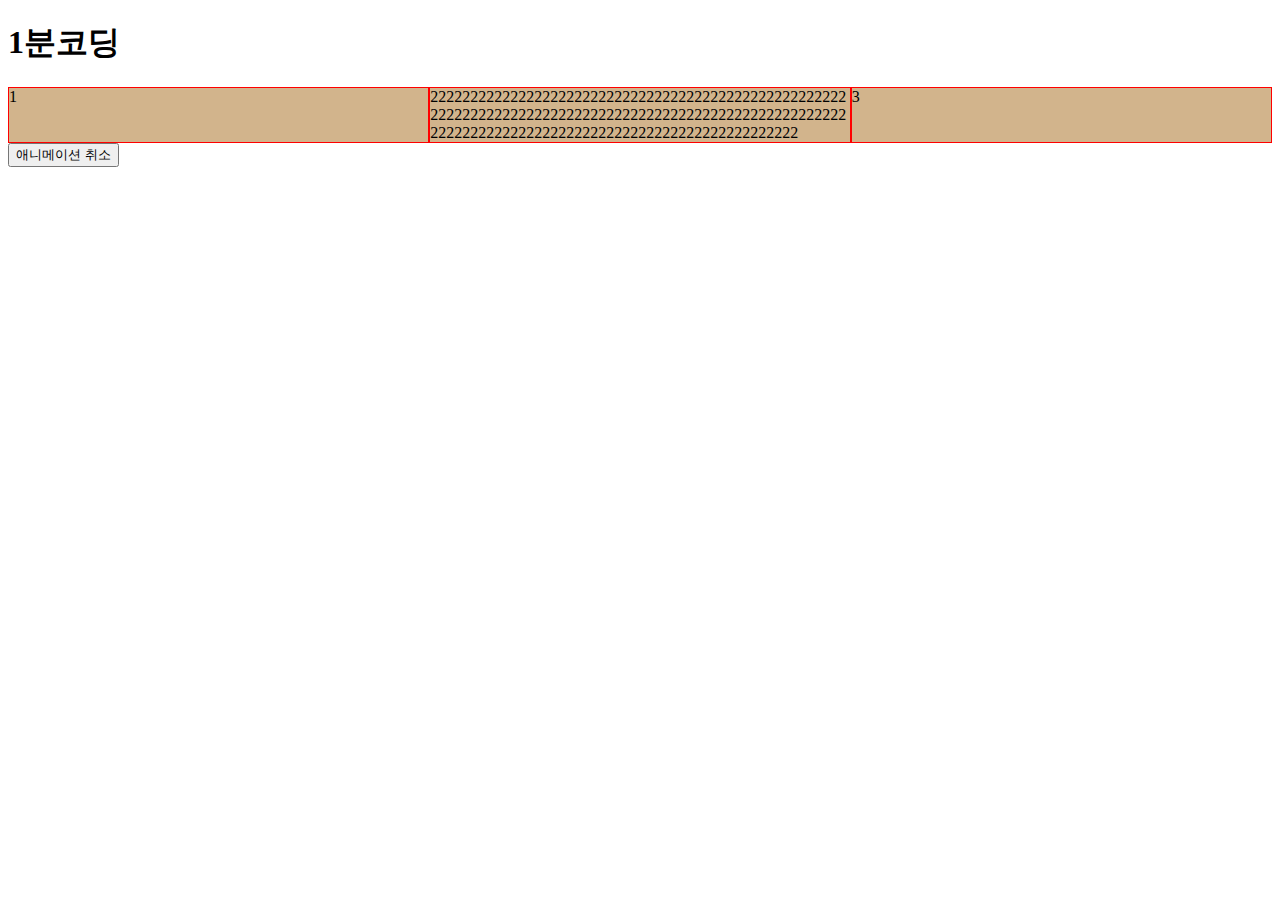
<file: index.html>
<!DOCTYPE html>
<html lang="en">
<head>
  <meta charset="UTF-8">
  <meta http-equiv="X-UA-Compatible" content="IE=edge">
  <meta name="viewport" content="width=device-width, initial-scale=1.0">
  <title>Document</title>
</head>
<body>
  <h1>1분코딩</h1>
  <div class="flex">
    <div>1</div>
    <div>222222222222222222222222222222222222222222222222222222222222222222222222222222222222222222222222222222222222222222222222222222222222222222222222222222</div>
    <div>3</div>
  </div>
  <style>
    .flex {
      display: flex;
      justify-content: space-around;
      width: 100%;
      background: #000;
    }
    .flex > div {
      background: tan;
      flex: 1;
      border: 1px solid red;
      word-break: break-all;
    }
  </style>

	<button onclick="stopSample();">애니메이션 취소</button>
	<script>
		function Card(num, color) {
			this.num = num;
			this.color = color;
		}
		Card.prototype.width = '100px';
		Card.prototype.height = '150px';
		Card.prototype.init = function() {
			const cardElem = document.createElement('div');
			cardElem.classList.add('card');
			cardElem.style.width = this.width;
			cardElem.style.height = this.height;
			cardElem.style.background = this.color;
			cardElem.textContent = this.num;
			document.body.appendChild(cardElem);
		}

		const blueCard = new Card(10, 'blue');
		const redCard = new Card(3, 'red');

		let timeOut;
		function sample() {
			console.log('#ani');
			timeOut = requestAnimationFrame(sample);
		}
		sample();
		function stopSample() {
			cancelAnimationFrame(timeOut)
		}
	</script>
</body>
</html>
</file>
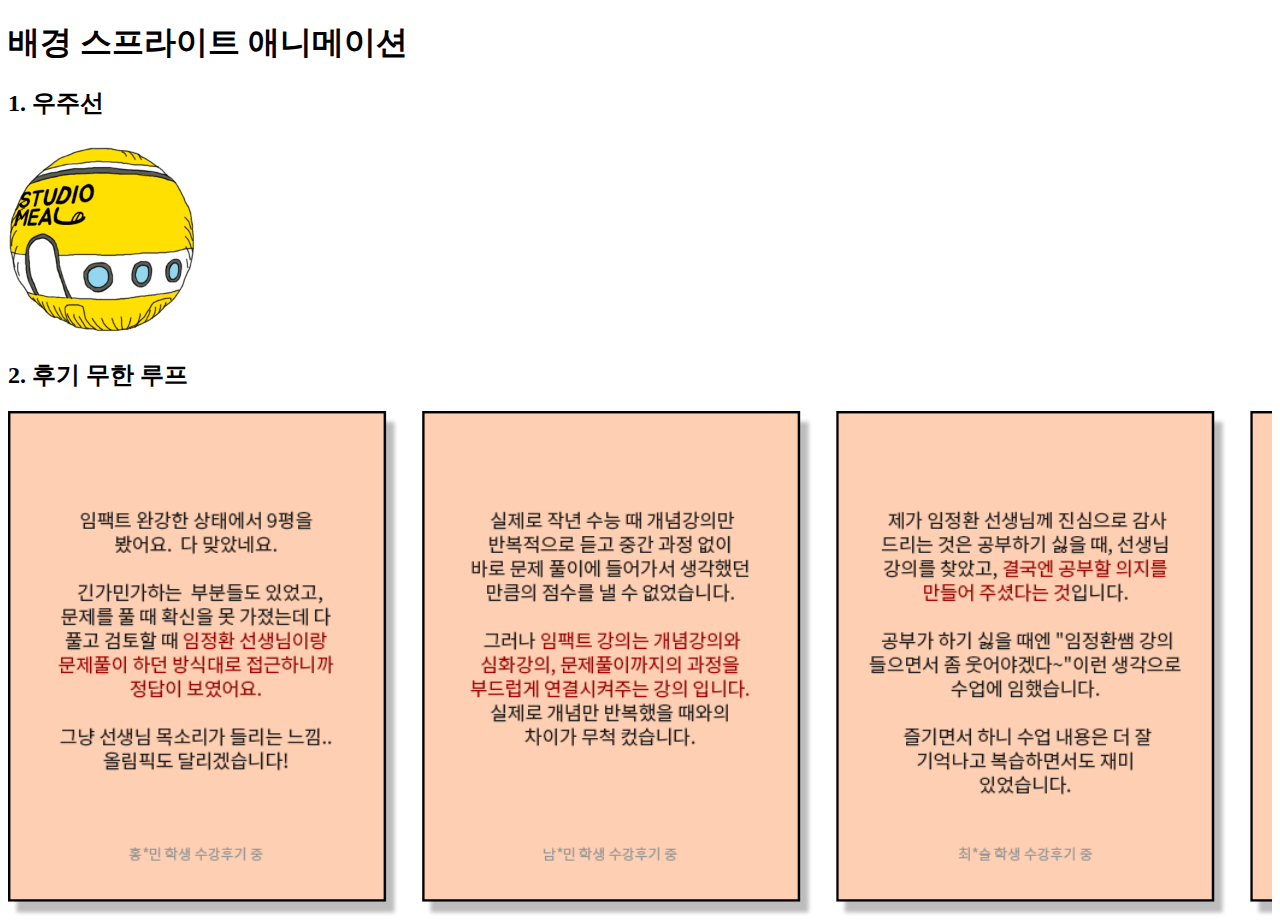
<file: 01_bg_ani/index.html>
<!DOCTYPE html>
<html lang="en">
<head>
  <meta charset="UTF-8">
  <meta http-equiv="X-UA-Compatible" content="IE=edge">
  <meta name="viewport" content="width=device-width, initial-scale=1.0">
  <title>배경 스프라이트 애니메이션</title>
</head>
<body>
  <h1>배경 스프라이트 애니메이션</h1>
  <h2>1. 우주선</h2>
  <div class="ship"></div>
  <style>
    @keyframes ship_ani {
      0% {
        background-position: left top;
      }
      100% {
        background-position: right top;
      }
    }
    .ship {
      width: 200px;
      height: 200px;
      background-image: url(./images/sprite_spaceship.png);
      background-size: 3400px;
      background-position: 0% top;
      animation: ship_ani 3s steps(16) infinite;
    }
  </style>

  <h2>2. 후기 무한 루프</h2>
  <div class="review"></div>
  <style>
    @keyframes review_ani {
      0% {
        background-position: 0 top;
      }
      100% {
        background-position: 151.3% top;
      }
    }
    .review {
      width: 100%;
      padding-bottom: 40%;
      background-image: url(./images/review_list.png);
      background-size: auto 100%;
      background-position: 0 top;
      background-repeat: repeat-x;
      animation: review_ani 10s linear infinite;
      
    }
  </style>
</body>
</html>
</file>
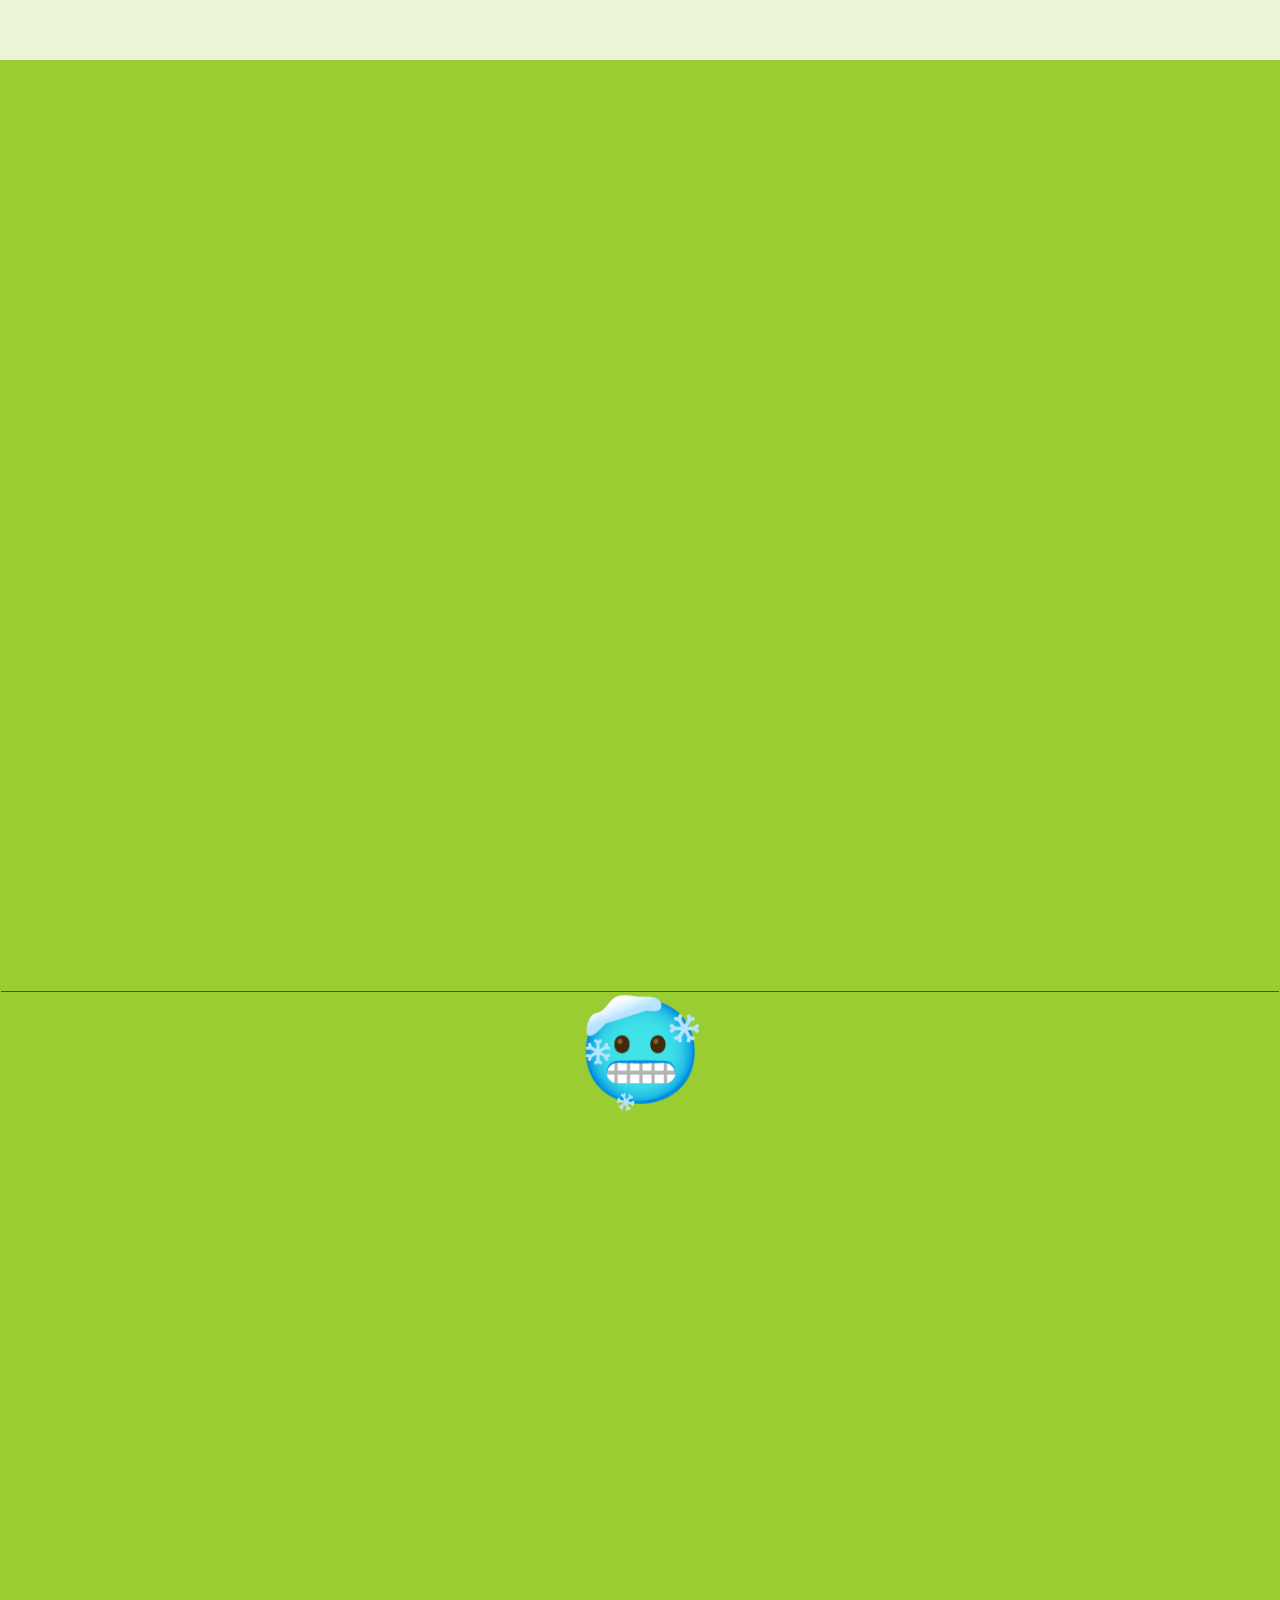
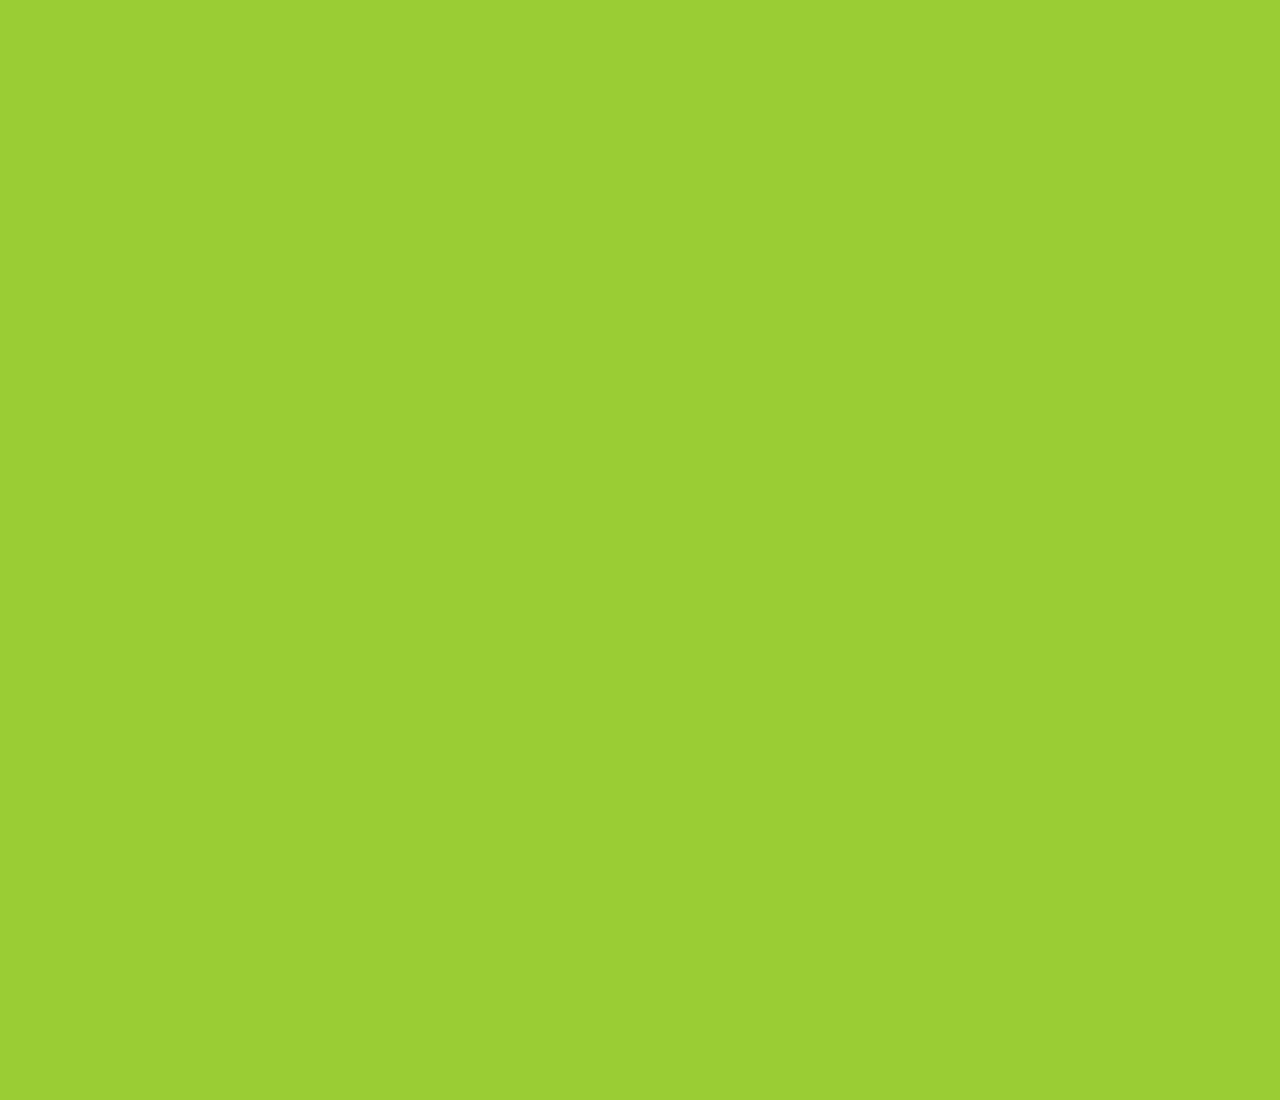
<file: 03_scroll/index.html>
<!DOCTYPE html>
<html lang="en">
<head>
  <meta charset="UTF-8">
  <meta http-equiv="X-UA-Compatible" content="IE=edge">
  <meta name="viewport" content="width=device-width, initial-scale=1.0">
  <title>Document</title>
</head>
<body>
  <style>
    body {
      margin: 0;
      padding: 0;
    }
    .scroll-info {
      width: 100vw;
      height: 60px;
      background: rgba(255, 255, 255, .8);
      position: fixed;
      left: 0;
      top: 0;
    }
    .container {
      width: 100vw;
      height: 300vh;
      background: yellowgreen;
      font-size: 102px;
      border: 1px solid yellowgreen;
      box-sizing: border-box;
    }
    .container .object {
      margin-top: 110vh;
      text-align: center;
      border-top: 1px solid red;
      transition: all 0.3s;
    }
    .container .object.on {
      transform: scale(2) translateY(10vh);
    }
  </style>
  <div class="scroll-info js-scroll-info"></div>
  <div class="container">
    <div class="object js-target">🥶</div>
  </div>

  <script>
    let onFlag = false;
    const targetElem = document.querySelector('.js-target');
    const scrollInfoElem = document.querySelector('.js-scroll-info');
    document.addEventListener('scroll', function() {
      const targetClientRect = targetElem.getBoundingClientRect();
      const targetTop = targetClientRect.top;
      console.log('targetTop', targetTop);
      // const scroll = document.documentElement.scrollTop;
      // scrollInfoElem.textContent = scroll;
      if(!onFlag && targetTop < window.innerHeight * 0.3) {
        targetElem.classList.add('on');
        onFlag = true;
      }
      else if(onFlag && targetTop > window.innerHeight * 0.3) {
        targetElem.classList.remove('on');
        onFlag = false;
      }
    });
    console.log('targetElem.getBoundingClientRect().top', targetElem.getBoundingClientRect().top);
  </script>
</body>
</html>
</file>
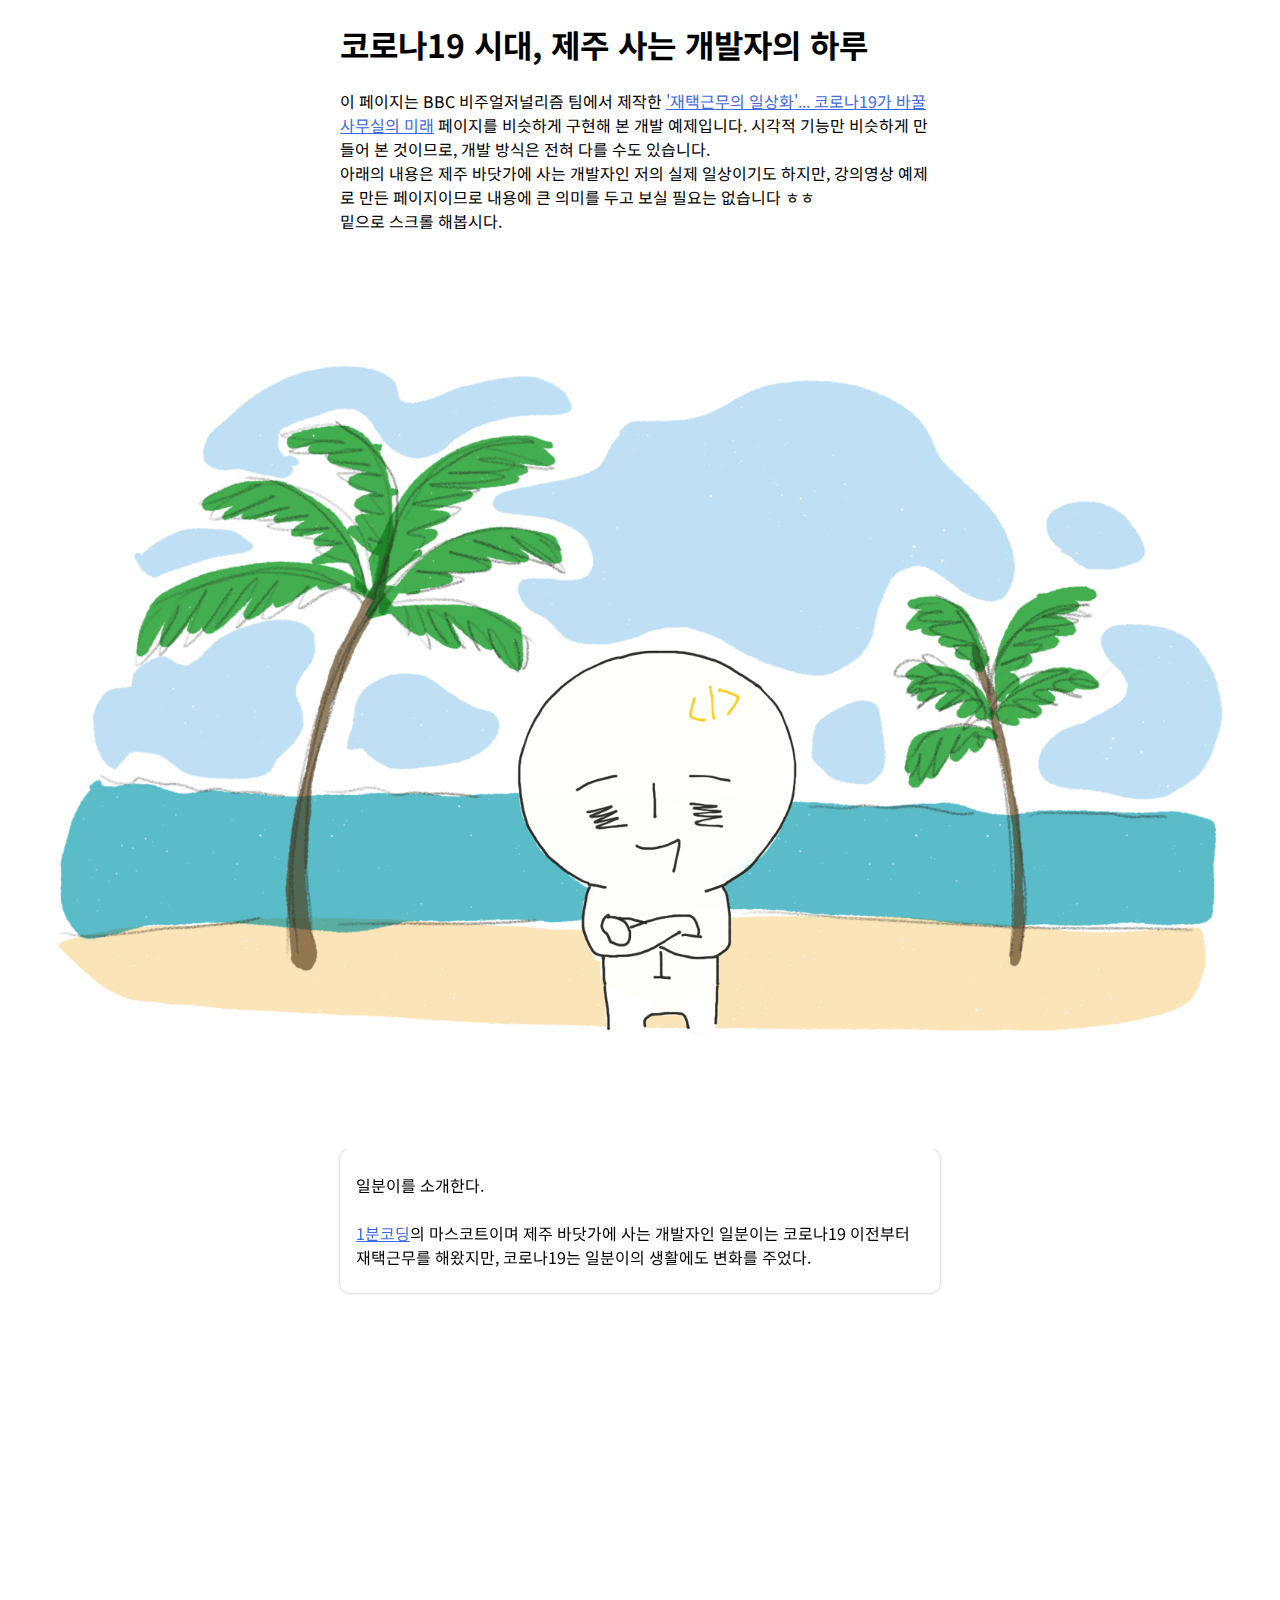
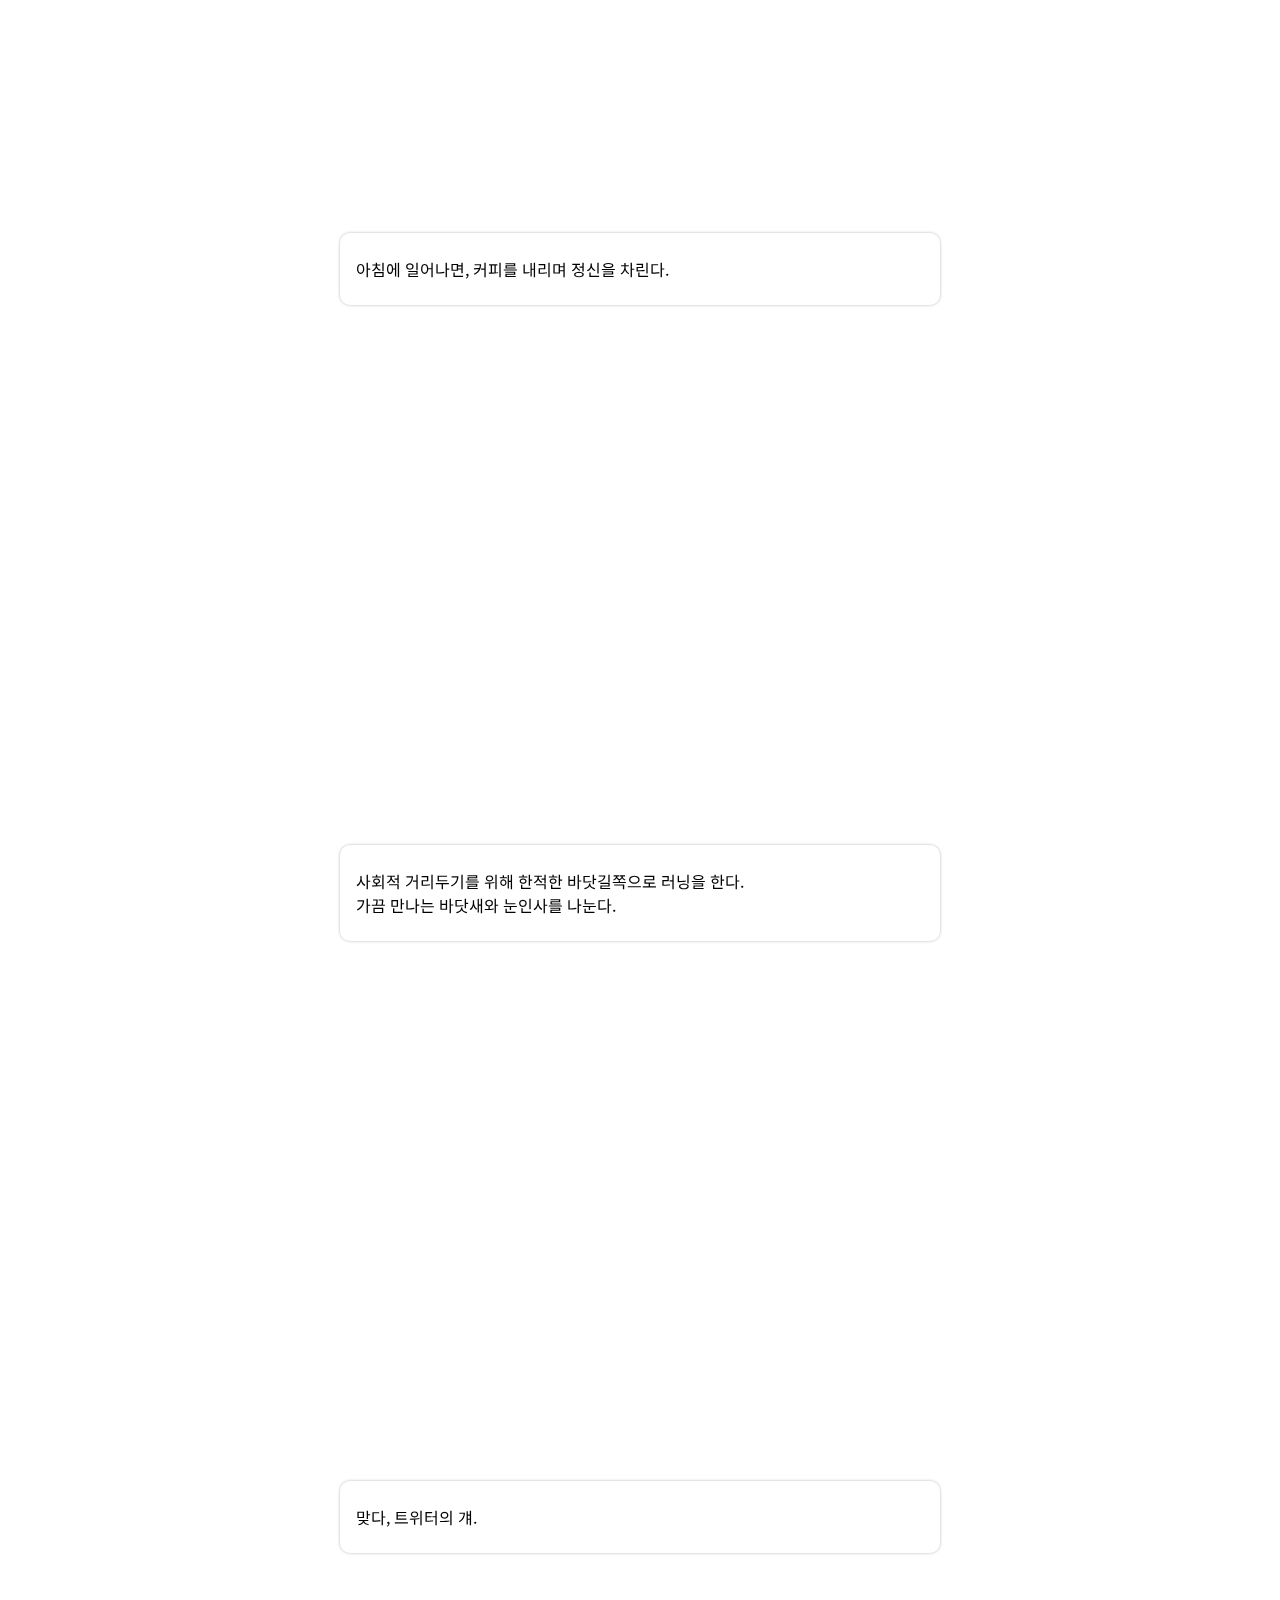
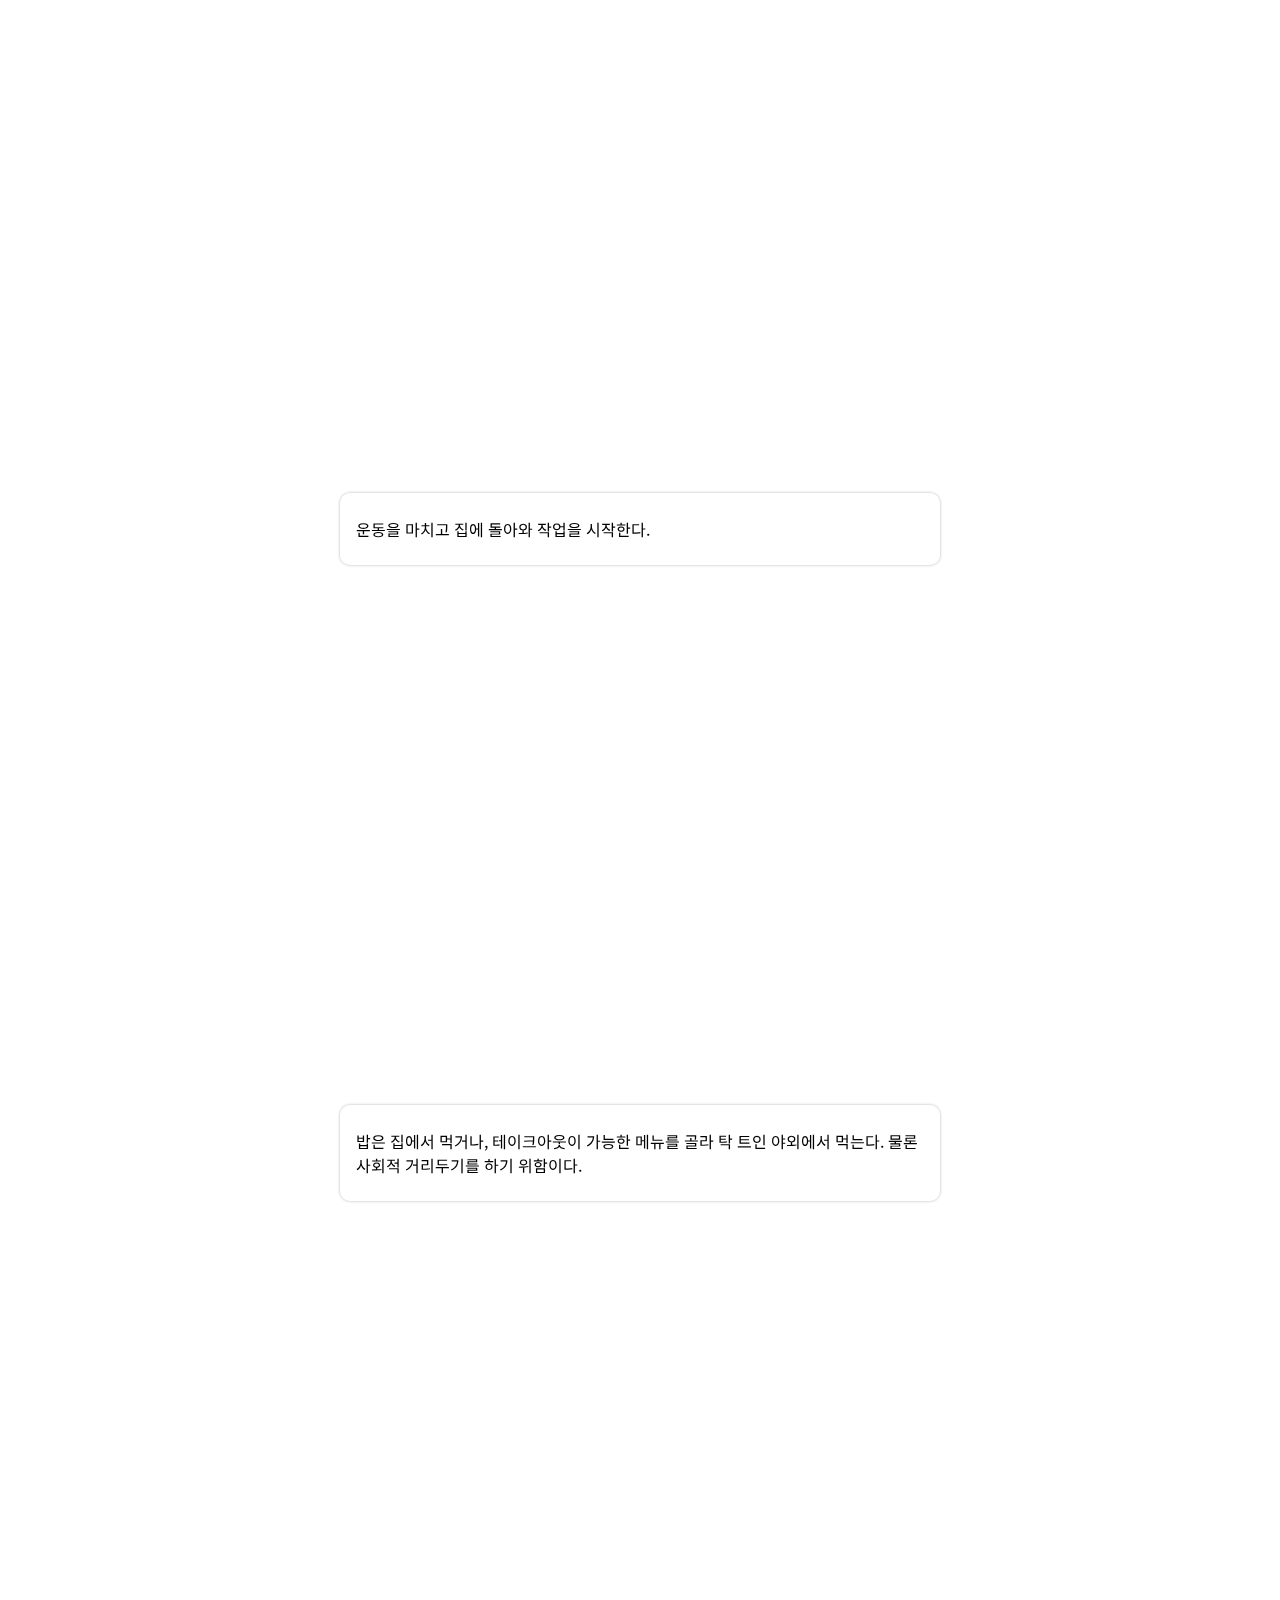
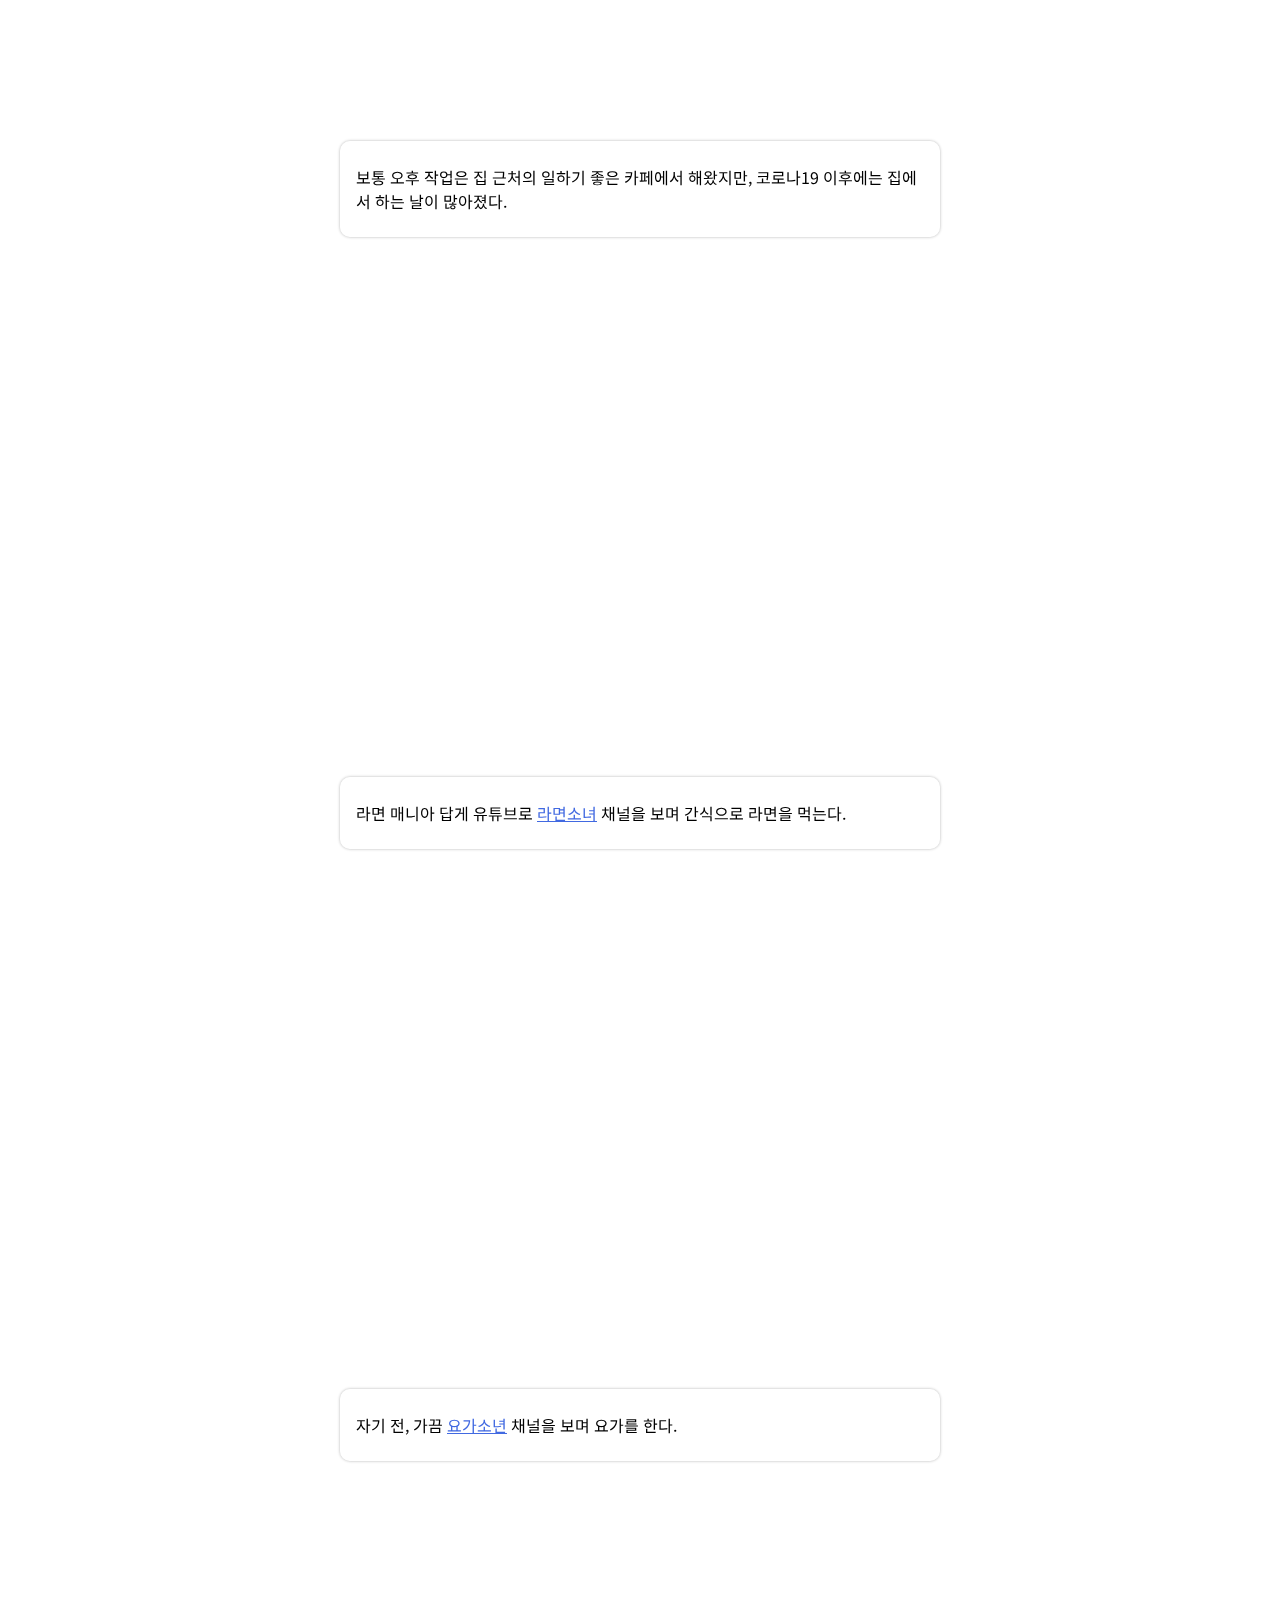
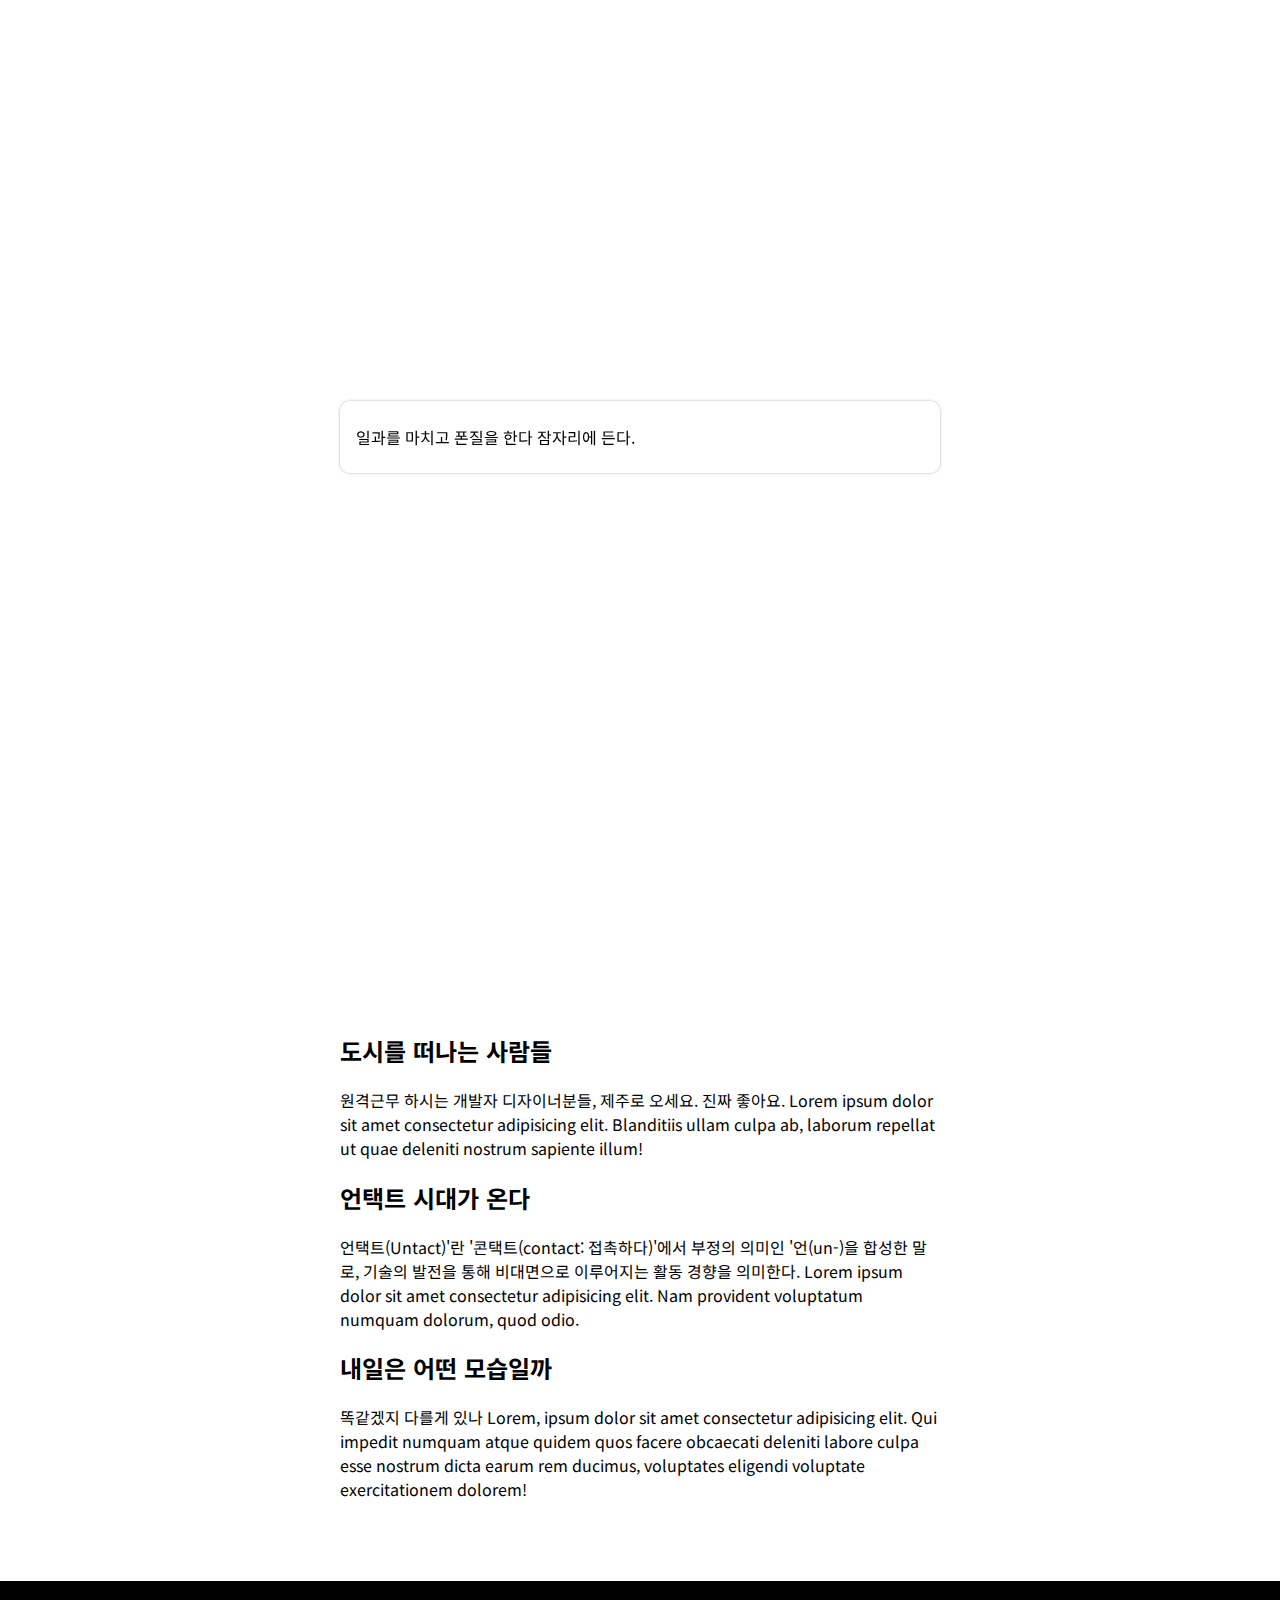
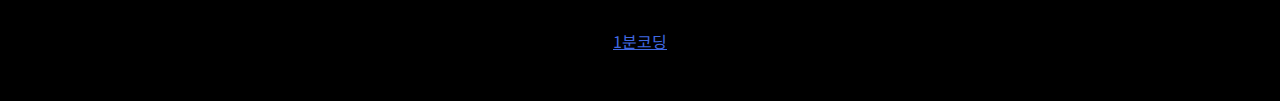
<file: 06_1mincoding-bbc-covid19/index.html>
<!DOCTYPE html>
<html lang="ko">
<head>
	<meta charset="UTF-8">
	<meta name="viewport" content="width=device-width, initial-scale=1.0">
	<title>1분코딩 예제 - 코로나19 시대, 제주 사는 개발자의 하루</title>
	<link href="https://fonts.googleapis.com/css2?family=Noto+Sans+KR:wght@400;700&display=swap" rel="stylesheet">
	<link rel="stylesheet" href="style.css">
</head>
<body>
	<header class="header">
		<div class="global-width">
			<h1 class="page-title">코로나19 시대, 제주 사는 개발자의 하루</h1>
			<p>
				이 페이지는 BBC 비주얼저널리즘 팀에서 제작한 <a href="https://www.bbc.com/korean/resources/idt-48d3c9a7-4063-4289-9726-611b5ea9d7b5" target="_blank">'재택근무의 일상화'... 코로나19가 바꿀 사무실의 미래</a> 페이지를 비슷하게 구현해 본 개발 예제입니다. 시각적 기능만 비슷하게 만들어 본 것이므로, 개발 방식은 전혀 다를 수도 있습니다.<br>아래의 내용은 제주 바닷가에 사는 개발자인 저의 실제 일상이기도 하지만, 강의영상 예제로 만든 페이지이므로 내용에 큰 의미를 두고 보실 필요는 없습니다 ㅎㅎ<br>밑으로 스크롤 해봅시다.
			</p>
		</div>
	</header>
	<section class="scroll-content">
		<div class="scroll-graphic">
			<div class="graphic-item"><img class="scene-img" src="images/00.png" alt=""></div>
			<div class="graphic-item"><img class="scene-img" src="images/01.png" alt=""></div>
			<div class="graphic-item" data-action="birdFlies">
				<img class="bird" src="images/bird.gif" alt="">
				<img class="scene-img" src="images/02.png" alt="">
			</div>
			<div class="graphic-item"><img class="scene-img" src="images/bird.gif" alt=""></div>
			<div class="graphic-item"><img class="scene-img" src="images/03.png" alt=""></div>
			<div class="graphic-item" data-action="birdFlies2">
				<img class="bird" src="images/bird.gif" alt="">
				<img class="scene-img" src="images/04.png" alt="">
			</div>
			<div class="graphic-item"><img class="scene-img" src="images/05.png" alt=""></div>
			<div class="graphic-item"><img class="scene-img" src="images/06.png" alt=""></div>
			<div class="graphic-item"><img class="scene-img" src="images/07.png" alt=""></div>
			<div class="graphic-item"><img class="scene-img" src="images/08.png" alt=""></div>
		</div>
		<div class="scroll-text global-width">
			<div class="step">
				<p>
					일분이를 소개한다.<br><br><a href="https://studiomeal.com" target="_blank">1분코딩</a>의 마스코트이며 제주 바닷가에 사는 개발자인 일분이는 코로나19 이전부터 재택근무를 해왔지만, 코로나19는 일분이의 생활에도 변화를 주었다.
				</p>
			</div>
			<div class="step">
				<p>
					아침에 일어나면, 커피를 내리며 정신을 차린다.
				</p>
			</div>
			<div class="step">
				<p>
					사회적 거리두기를 위해 한적한 바닷길쪽으로 러닝을 한다.<br>가끔 만나는 바닷새와 눈인사를 나눈다.
				</p>
			</div>
			<div class="step">
				<p>
					맞다, 트위터의 걔.
				</p>
			</div>
			<div class="step">
				<p>
					운동을 마치고 집에 돌아와 작업을 시작한다.
				</p>
			</div>
			<div class="step">
				<p>
					밥은 집에서 먹거나, 테이크아웃이 가능한 메뉴를 골라 탁 트인 야외에서 먹는다. 물론 사회적 거리두기를 하기 위함이다.
				</p>
			</div>
			<div class="step">
				<p>
					보통 오후 작업은 집 근처의 일하기 좋은 카페에서 해왔지만, 코로나19 이후에는 집에서 하는 날이 많아졌다.
				</p>
			</div>
			<div class="step">
				<p>
					라면 매니아 답게 유튜브로 <a href="https://www.youtube.com/channel/UCYzTR8jV9_xv1p25N2dNBQQ" target="_blank">라면소녀</a> 채널을 보며 간식으로 라면을 먹는다.
				</p>
			</div>
			<div class="step">
				<p>
					자기 전, 가끔 <a href="https://www.youtube.com/channel/UCkTRKCuFrRiXQm_gMG1uDvg" target="_blank">요가소년</a> 채널을 보며 요가를 한다.
				</p>
			</div>
			<div class="step">
				<p>
					일과를 마치고 <span class="strikethrough">폰질을 한다</span> 잠자리에 든다.
				</p>
			</div>
		</div>
	</section>
	<section class="normal-content global-width">
		<h2>도시를 떠나는 사람들</h2>
		<p>원격근무 하시는 개발자 디자이너분들, 제주로 오세요. 진짜 좋아요. Lorem ipsum dolor sit amet consectetur adipisicing elit. Blanditiis ullam culpa ab, laborum repellat ut quae deleniti nostrum sapiente illum!</p>
		<h2>언택트 시대가 온다</h2>
		<p>언택트(Untact)'란 '콘택트(contact: 접촉하다)'에서 부정의 의미인 '언(un-)을 합성한 말로, 기술의 발전을 통해 비대면으로 이루어지는 활동 경향을 의미한다. Lorem ipsum dolor sit amet consectetur adipisicing elit. Nam provident voluptatum numquam dolorum, quod odio.</p>
		<h2>내일은 어떤 모습일까</h2>
		<p>똑같겠지 다를게 있나 Lorem, ipsum dolor sit amet consectetur adipisicing elit. Qui impedit numquam atque quidem quos facere obcaecati deleniti labore culpa esse nostrum dicta earum rem ducimus, voluptates eligendi voluptate exercitationem dolorem!</p>
	</section>
	<footer class="global-footer">
		<a href="https://www.youtube.com/channel/UC_s1FC7s5YVwDImzv-WG93Q" target="blank">1분코딩</a>
	</footer>

	<script src="main.js"></script>
</body>
</html>
</file>
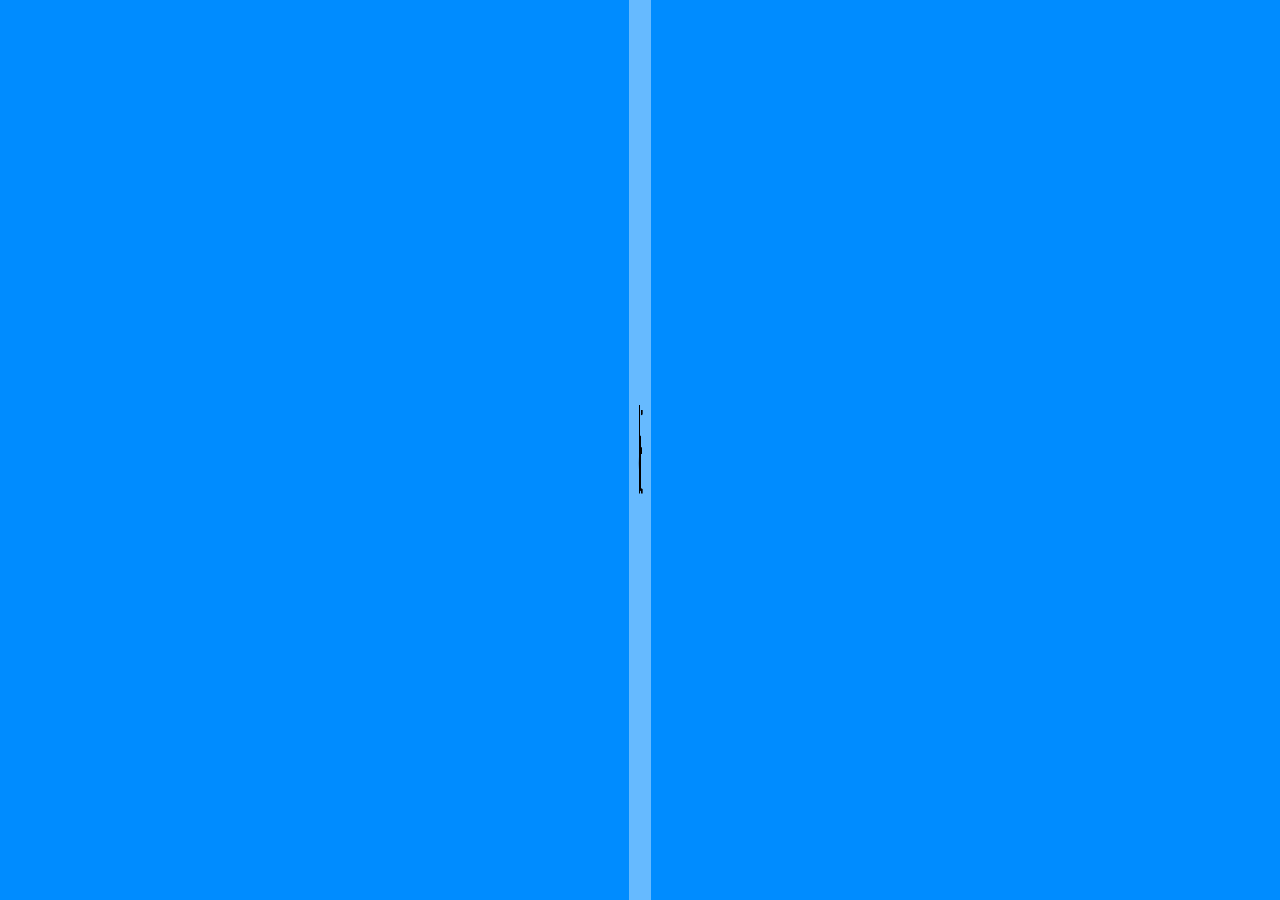
<file: 05_final_3d/copy/index.html>
<!DOCTYPE html>
<html lang="en">
<head>
	<meta charset="UTF-8">
	<meta http-equiv="X-UA-Compatible" content="IE=edge">
	<meta name="viewport" content="width=device-width, initial-scale=1.0">
	<title>Document</title>
	<link rel="stylesheet" href="./css/reset.css">
	<link rel="stylesheet" href="./css/style.css">
</head>
<body>
	<div class="word">
		<div class="stage">
			<div class="house">
				<div class="house__left house__wall"></div>
				<div class="house__right house__wall"></div>
				<div class="font">Hello</div>
			</div>
		</div>

	</div>
</body>
</html>
</file>
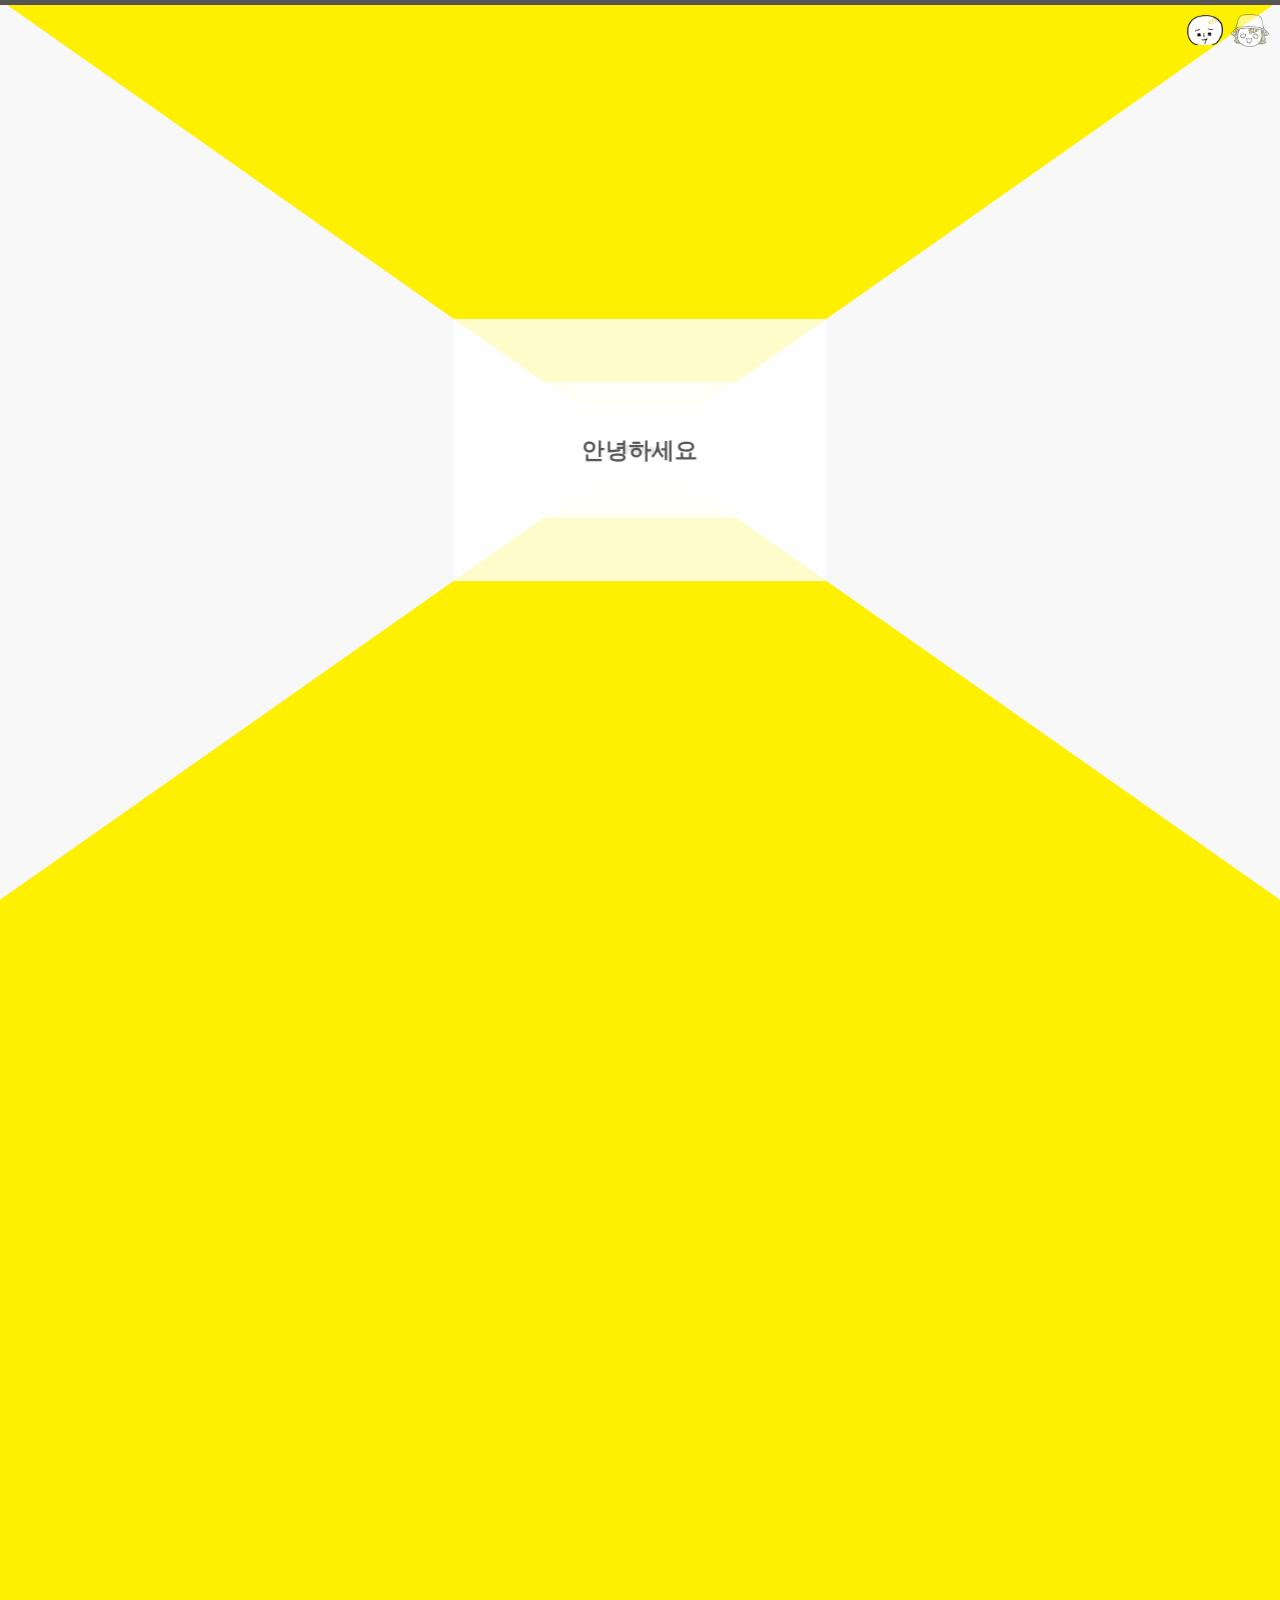
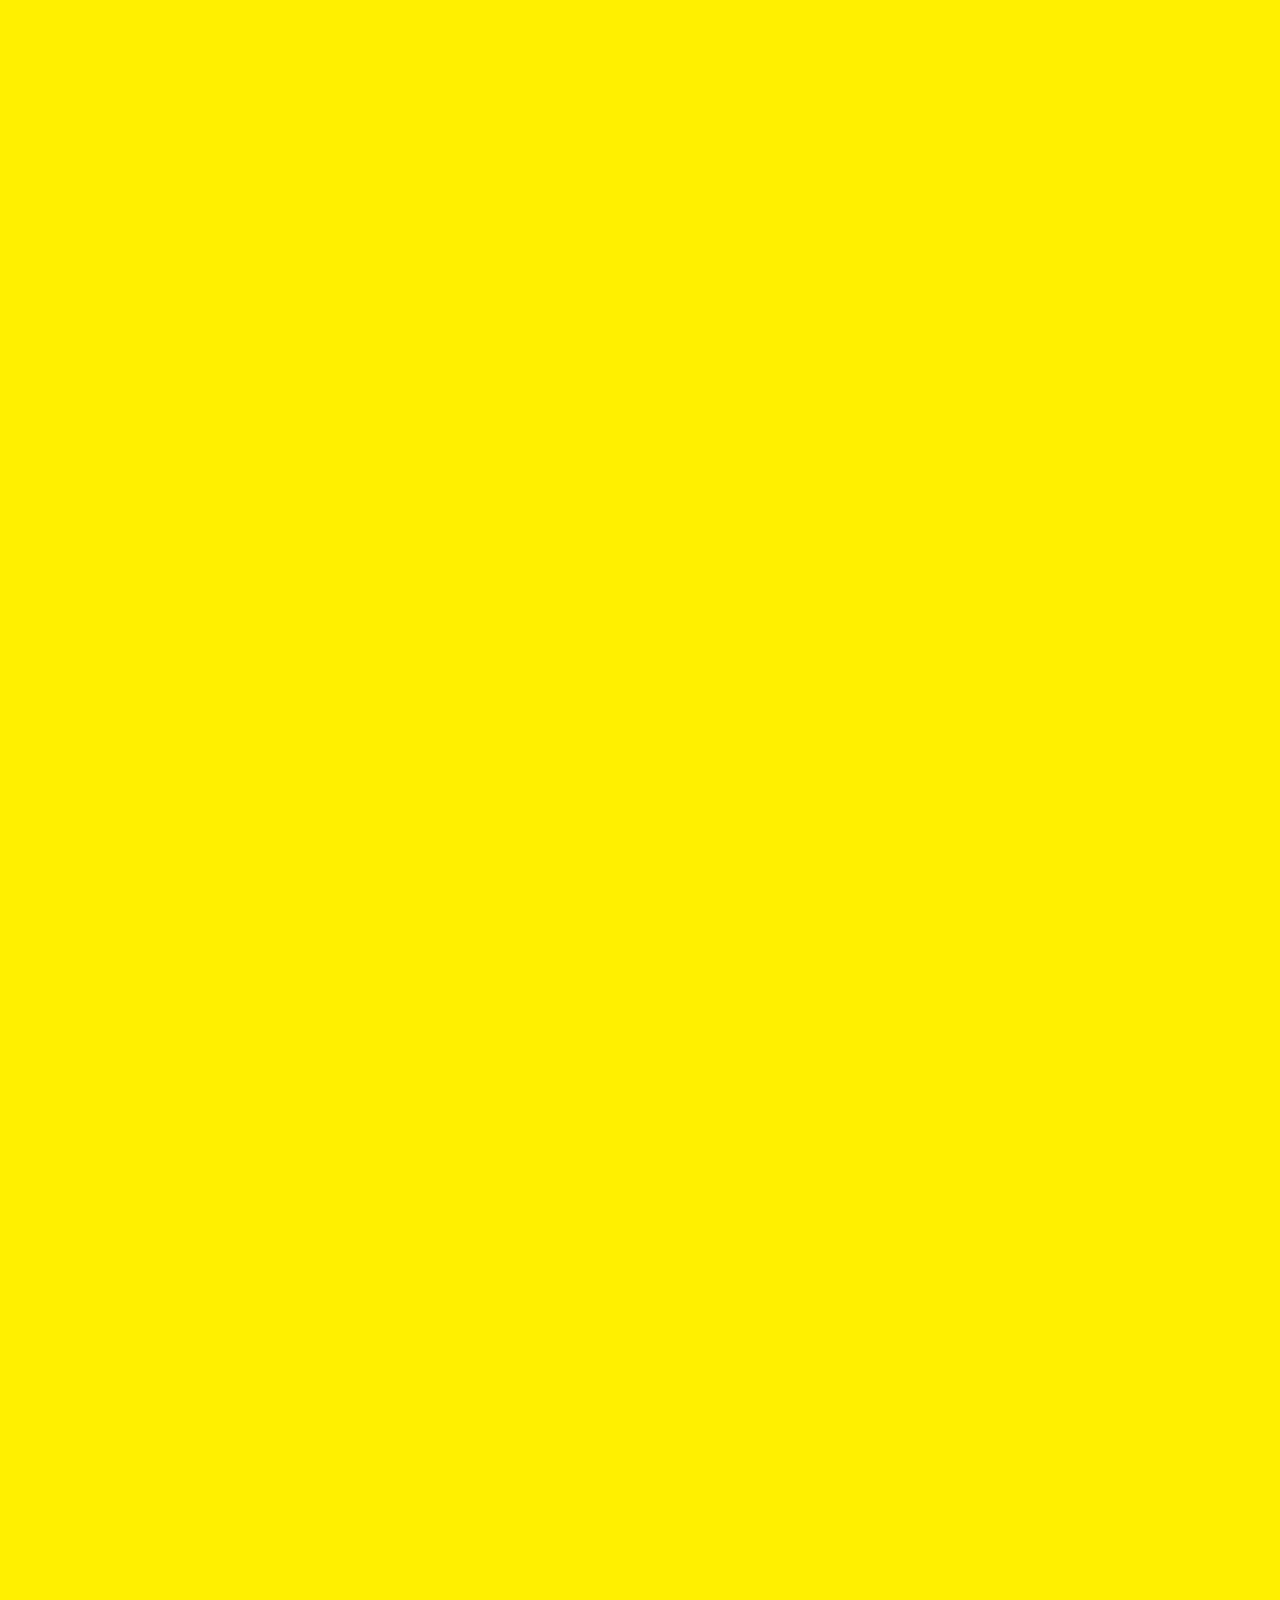
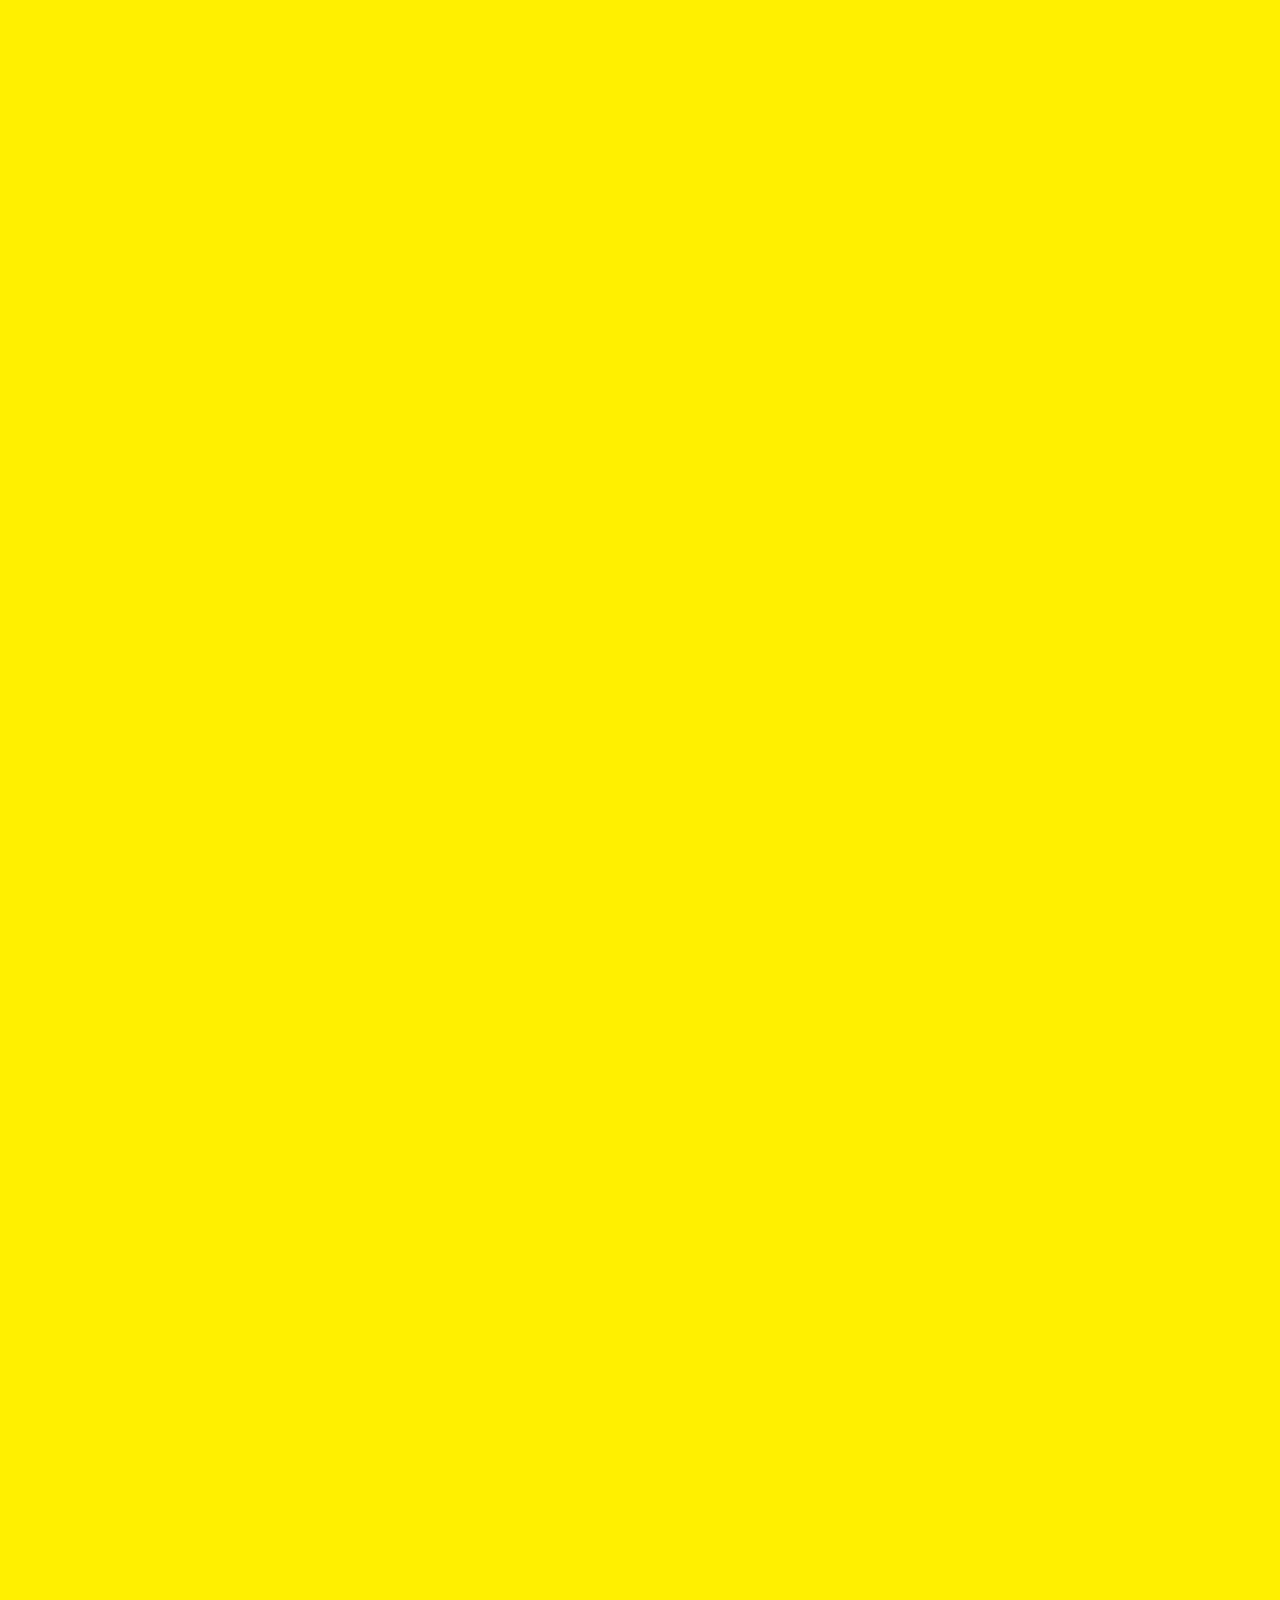
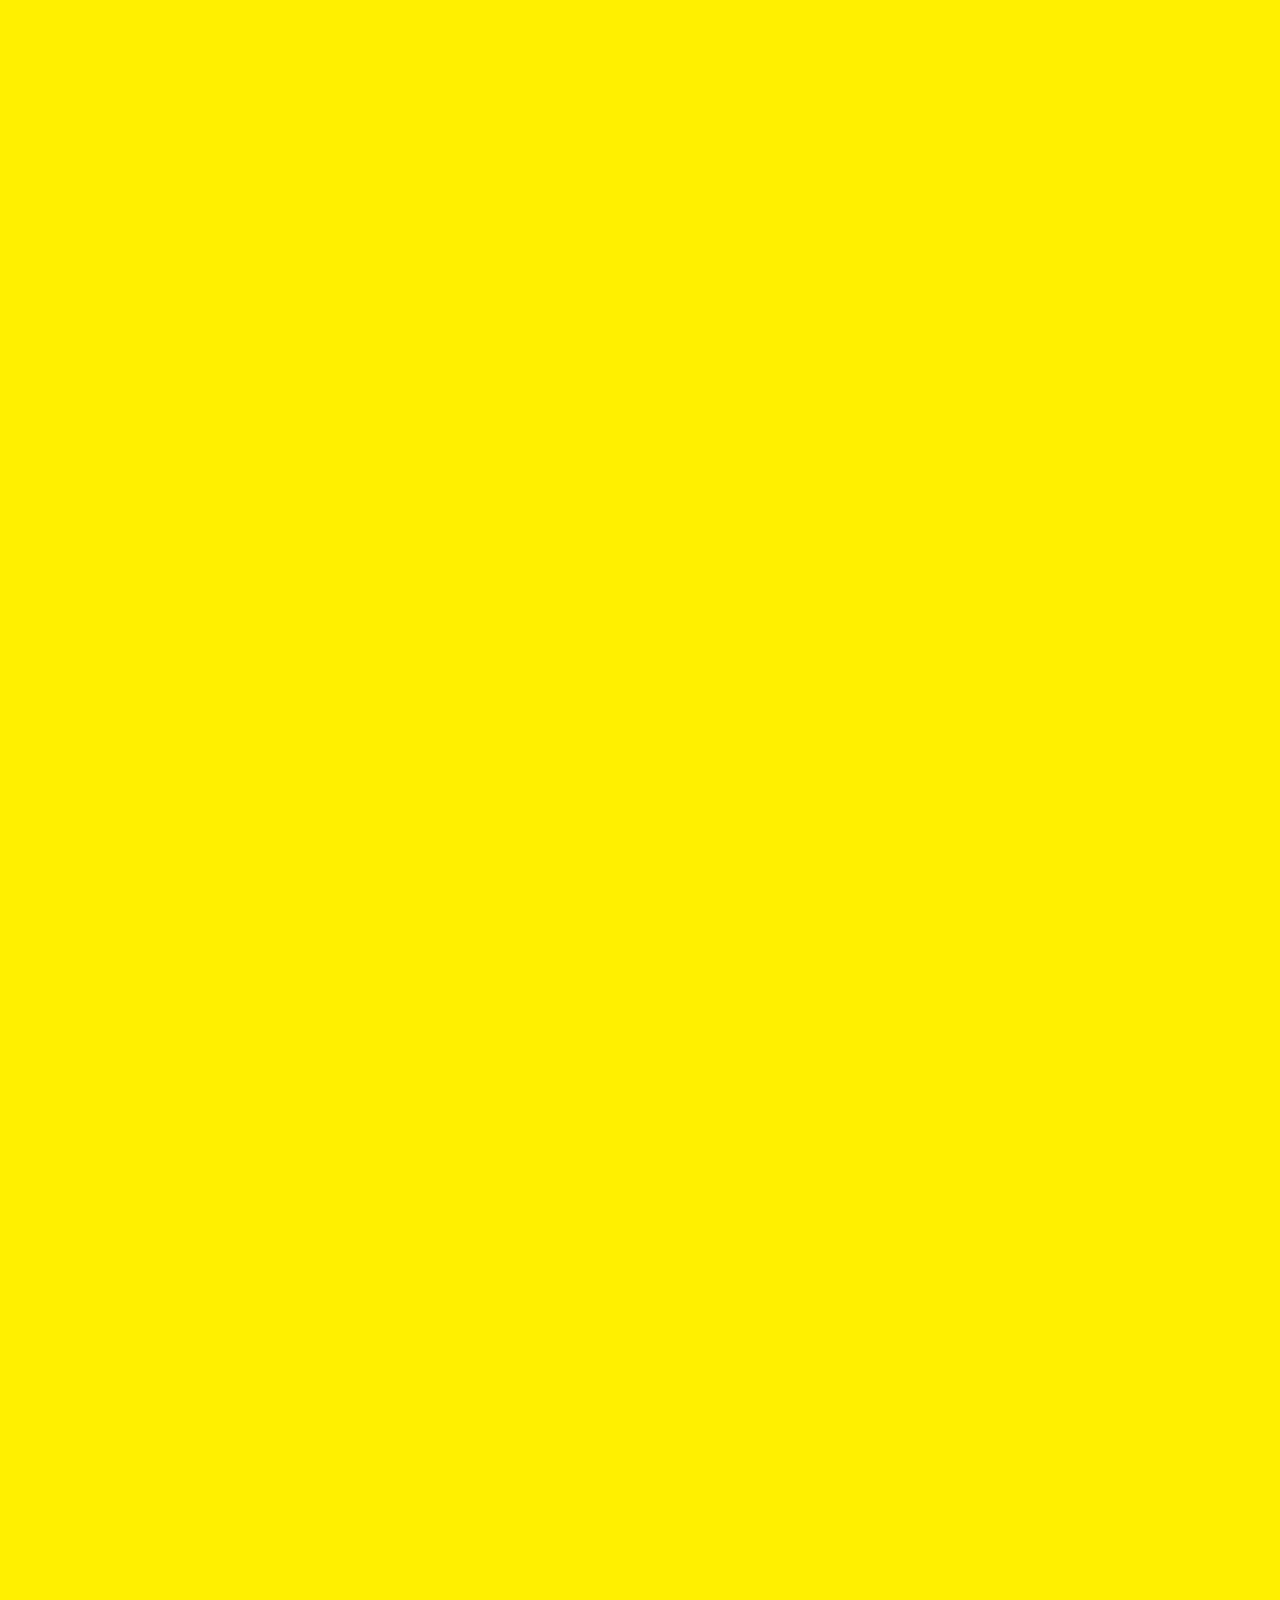
<file: 05_final_3d/original/index.html>
<!DOCTYPE html>
<html>
<head>
    <meta charset="UTF-8">
    <meta name="viewport" content="width=device-width, initial-scale=1.0">
    <meta http-equiv="X-UA-Compatible" content="ie=edge">
    <title>3D wall</title>
    <link rel="stylesheet" href="css/reset.css">
    <link rel="stylesheet" href="css/style.css">
</head>
<body>
<div class="progress-bar-con">
    <div class="progress-bar"></div>
</div>
<div class="select-character">
    <button class="select-character-btn select-character-btn-ilbuni" data-char="ilbuni"></button>
    <button class="select-character-btn select-character-btn-ragirl" data-char="ragirl"></button>
</div>

<div class="world">
    <div class="stage">
        <div class="house">
            <section class="wall wall-left"></section>
            <section class="wall wall-right"></section>
            <section class="wall wall-front wall-front-a">
                <div class="wall-content">
                    <h2 class="wall-title">안녕하세요</h2>
                </div>
            </section>
            <section class="wall wall-front wall-front-b">
                <div class="wall-content">
                    <h2 class="wall-title">Hello</h2>
                </div>
            </section>
            <section class="wall wall-front wall-front-c">
                <div class="wall-content">
                    <h2 class="wall-title">Hola</h2>
                </div>
            </section>
            <section class="wall wall-front wall-front-d">
                <div class="wall-content">
                    <h2 class="wall-title">こんにちは</h2>
                </div>
            </section>

        </div>
        <!--// house -->

        <!-- 캐릭터 놓이는 곳 -->

    </div>
    <!--// stage -->
</div>
<!--// world -->

<script src="js/Character.js"></script>
<script src="js/wall3d.js"></script>
<script>
(function () {
    const useragent = window.navigator.userAgent.toLowerCase();
    if (useragent.indexOf('chrome') < 0 && useragent.indexOf('safari') < 0) {
        document.body.style.cssText = 'height: auto';
        document.body.innerHTML = '<p style="padding: 20px; line-height: 1.6">본 예제는 Full CSS 3D가 사용된 페이지로, webkit 기반 브라우저(크롬, 사파리 등)에서 확인하며 학습하시는게 좋습니다.<br>CSS 3D 부분 외에는 브라우저 상관없이 인터랙티브 웹 페이지 개발을 위해 필수적이고 유용한 내용들을 다루고 있으니 꼭 처음부터 끝까지 공부해 보세요! :)</p>';
    }
})();
</script>
</body>
</html>
</file>
<file: 06_1mincoding-bbc-covid19/style.css>
html {
	font-family: 'Noto Sans KR', sans-serif;
}
body {
	margin: 0;
}
div, section, header, footer, p, h1, h2 {
	box-sizing: border-box;
}
a {
	color: royalblue;
}
img {
	max-width: 100%;
	height: auto;
}


/* 시작 */
.global-width {
	max-width: 620px;
	margin: 0 auto;
	padding: 0 10px;
}

.scroll-graphic {
	position: sticky;
	top: 0;
	width: 100vw;
	height: 100vh;
	overflow-x: hidden;
}
.scroll-graphic .graphic-item {
	position: absolute;
	left: 0;
	top: 0;
	width: 100vw;
	height: 100vh;
	display: flex;
	justify-content: center;
	align-items: center;
	opacity: 0;
	transition: all 0.5s;
}
.scroll-graphic .graphic-item.on {
	opacity: 1;
}
.scroll-graphic .graphic-item .scene-img {
	max-height: 100vh;
}

.scroll-text {
	position: relative;
	overflow: scroll;
}
.scroll-text .step {
	background: rgba(255, 255, 255, .5);
	border-radius: 10px;
	overflow: hidden;
	margin-bottom: 60vh;
	padding: 0.5rem 1rem;
	box-shadow: 0 0 3px rgba(0, 0, 0, .3);
}

.bird {
	width: 100px;
	position: absolute;
	left: 0;
	bottom: 80%;
	transition: all 1s 0.5s;
}

[data-action="birdFlies2"] .bird {
	left: 0;
	bottom: 10%;
}


/* 푸터 */
.global-footer {
	background: #000;
	color: #fff;
	text-align: center;
	padding: 3em 1em;
	margin-top: 5em;
}
</file>
<file: 05_final_3d/copy/css/style.css>
body {
	background: #008cff;
}

.word {
	perspective: 100px;
}

.house {
	/* display: flex; */
	position: relative;
}

/* .house .house__wall {
	background: #fff;
	width: 100vw;
	height: 100vh;
	position: absolute;
	left: 0;
	top: 0;
	transform: rotateY(0);
} */

/* .house .house__left {
	transform: rotateY(45deg);
}
.house .house__right {
	transform: rotateY(-45deg);
	display: none;
} */

.house .font {
	width: 100vw;
	height: 100vh;
	background: rgba(255, 255, 255, 0.4);
	display: flex;
	justify-content: center;
	align-items: center;
	font-size: 8rem;
	font-weight: 900;
	transform: translateZ(-14vw) rotateY(91deg);
}
</file>
<file: 05_final_3d/original/css/style.css>
/* animation */
@keyframes ani-head {
	to { transform: rotateX(-10deg); }
}
@keyframes ani-running-leg {
	from {
			transform: rotateX(-30deg);
	}
	to {
			transform: rotateX(30deg);
	}
}
@keyframes ani-running-arm {
	from {
			transform: rotateY(30deg);
	}
	to {
			transform: rotateY(-30deg);
	}
}

body {
	height: 500vw;
	font-family: 'Apple SD Gothic Neo', 'Roboto', 'Noto Sans KR', NanumGothic, 'Malgun Gothic', sans-serif;
	-webkit-overflow-scrolling: touch;
	color: #555;
	background: #fff000;
	transition: background .5s;
}
body[data-char='ragirl'] {
	background: #ff7200;
}

/* world */
.world {
	position: fixed;
	left: 0;
	top: 0;
	width: 100vw;
	height: 100vh;
	perspective: 1000px;
}
.stage {
	position: absolute;
	left: 0;
	top: 0;
	width: 100vw;
	height: 100vh;
	transform-style: preserve-3d;
}
.house {
	width: 100vw;
	height: 100vh;
	transform: translateZ(-490vw);
	transform-style: preserve-3d;
}
.wall {
	position: absolute;
	left: 0;
	top: 0;
	width: 100vw;
	height: 100vh;
	background: rgba(255, 255, 255, 0.8);
}
.wall-left {
	width: 1000vw;
	background: #f8f8f8;
	transform: rotateY(90deg) translateZ(-500vw);
}
.wall-right {
	width: 1000vw;
	background: #f8f8f8;
	transform: rotateY(90deg) translateZ(-400vw);
}
.wall-front-a { transform: translateZ(300vw); }
.wall-front-b { transform: translateZ(50vw); }
.wall-front-c { transform: translateZ(-200vw); }
.wall-front-d { transform: translateZ(-500vw); }
.wall-content {
	display: flex;
	align-items: center;
	justify-content: center;
	height: 100vh;
}
.wall-title {
	font-size: 5rem;
}
.progress-bar-con {
	position: fixed;
	left: 0;
	top: 0;
	z-index: 100;
	width: 100vw;
	height: 5px;
	background: #555;
}
.progress-bar {
	width: 0;
	height: 100%;
	background: #00a8ff;
}

/* character */
.character {
	position: absolute;
	left: 12%;
	bottom: 5%;
	width: 10vw;
	height: 15.58vw;
	transform-style: preserve-3d;
}
.character[data-direction='forward'] { transform: rotateY(180deg); }
.character[data-direction='backward'] { transform: rotateY(0deg); }
.character[data-direction='left'] { transform: rotateY(-90deg); }
.character[data-direction='right'] { transform: rotateY(90deg); }
.character-face-con {
	position: absolute;
	transform-style: preserve-3d;
	transition: 1s;
}
.character-face {
	position: absolute;
	left: 0;
	top: 0;
	width: 100%;
	height: 100%;
	background-repeat: no-repeat;
	background-position: 0 0;
	background-size: cover;
	-webkit-backface-visibility: hidden;
	backface-visibility: hidden;
}
.character-face.face-back {
	transform: rotateY(180deg);
}
.character-head {
	left: calc(42 / 856 * 100%);
	top: 0;
	z-index: 60;
	width: calc(770 / 856 * 100%);
	height: calc(648 / 1334 * 100%);
	transform-origin: center bottom;
	animation: ani-head 0.6s infinite alternate cubic-bezier(0.46, 0.18, 0.66, 0.93);
}
.character-head-face.face-front { background-image: url('../images/ilbuni_head_front.png'); }
.character-head-face.face-back { background-image: url('../images/ilbuni_head_back.png'); }
.character-torso {
	left: calc(208 / 856 * 100%);
	top: calc(647 / 1334 * 100%);
	z-index: 50;
	width: calc(428 / 856 * 100%);
	height: calc(385 / 1334 * 100%);
	transform-origin: center center;
}
.character-torso-face.face-front { background-image: url('../images/ilbuni_body_front.png'); }
.character-torso-face.face-back { background-image: url('../images/ilbuni_body_back.png'); }
.character-arm-right {
	left: 0;
	top: calc(648 / 1334 * 100%);
	width: calc(244 / 856 * 100%);
	height: calc(307 / 1334 * 100%);
	transform-origin: right top;
}
.character-arm-right .face-front { background-image: url('../images/ilbuni_arm_0.png'); }
.character-arm-right .face-back { background-image: url('../images/ilbuni_arm_1.png'); }
.character-arm-left {
	left: calc(600 / 856 * 100%);
	top: calc(648 / 1334 * 100%);
	width: calc(244 / 856 * 100%);
	height: calc(307 / 1334 * 100%);
	transform-origin: left top;
}
.character-arm-left .face-front { background-image: url('../images/ilbuni_arm_1.png'); }
.character-arm-left .face-back { background-image: url('../images/ilbuni_arm_0.png'); }
.character-leg-right {
	left: calc(200 / 856 * 100%);
	top: calc(1031 / 1334 * 100%);
	width: calc(230 /  856 * 100%);
	height: calc(300 / 1334 * 100%);
	transform-origin: center top;
}
.character-leg-right .face-front { background-image: url('../images/ilbuni_leg_0.png'); }
.character-leg-right .face-back { background-image: url('../images/ilbuni_leg_1.png'); }
.character-leg-left {
	left: calc(414 / 856 * 100%);
	top: calc(1031 / 1334 * 100%);
	width: calc(230 /  856 * 100%);
	height: calc(300 / 1334 * 100%);
	transform-origin: center top;
}
.character-leg-left .face-front { background-image: url('../images/ilbuni_leg_1.png'); }
.character-leg-left .face-back { background-image: url('../images/ilbuni_leg_0.png'); }
.character.running .character-leg-right { animation: ani-running-leg 0.2s alternate infinite linear; }
.character.running .character-leg-left { animation: ani-running-leg 0.2s alternate-reverse infinite linear; }
.character.running .character-arm { animation: ani-running-arm 0.2s alternate infinite linear; }
body[data-char='ragirl'] .character {
	width: 12vw;
	height: calc(12vw * 1.4135);
}
body[data-char='ragirl'] .character-head {
	left: calc(23 / 948 * 100%);
	width: calc(920 / 948 * 100%);
	height: calc(750 / 1340 * 100%);
}
body[data-char='ragirl'] .character-head-face.face-front { background-image: url('../images/ragirl_head_front.png'); }
body[data-char='ragirl'] .character-head-face.face-back { background-image: url('../images/ragirl_head_back.png'); }
body[data-char='ragirl'] .character-torso {
	left: calc(273 / 948 * 100%);
	top: calc(630 / 1340 * 100%);
	z-index: 50;
	width: calc(402 / 948 * 100%);
	height: calc(444 / 1340 * 100%);
	transform-origin: center center;
}
body[data-char='ragirl'] .character-torso-face.face-front { background-image: url('../images/ragirl_body_front.png'); }
body[data-char='ragirl'] .character-torso-face.face-back { background-image: url('../images/ragirl_body_back.png'); }
body[data-char='ragirl'] .character-arm-right {
	left: calc(134 / 948 * 100%);
	top: calc(709 / 1340 * 100%);
	width: calc(138 / 948 * 100%);
	height: calc(300 / 1340 * 100%);
	transform-origin: right top;
}
body[data-char='ragirl'] .character-arm-right .face-front { background-image: url('../images/ragirl_arm_0_front.png'); }
body[data-char='ragirl'] .character-arm-right .face-back { background-image: url('../images/ragirl_arm_1_back.png'); }
body[data-char='ragirl'] .character-arm-left {
	left: calc(675 / 948 * 100%);
	top: calc(709 / 1340 * 100%);
	width: calc(138 / 948 * 100%);
	height: calc(300 / 1340 * 100%);
	transform-origin: left top;
}
body[data-char='ragirl'] .character-arm-left .face-front { background-image: url('../images/ragirl_arm_1_front.png'); }
body[data-char='ragirl'] .character-arm-left .face-back { background-image: url('../images/ragirl_arm_0_back.png'); }
body[data-char='ragirl'] .character-leg-right {
	left: calc(290 / 948 * 100%);
	top: calc(1075 / 1340 * 100%);
	width: calc(186 / 948 * 100%);
	height: calc(264 / 1340 * 100%);
	transform-origin: center top;
}
body[data-char='ragirl'] .character-leg-right .face-front { background-image: url('../images/ragirl_leg_0.png'); }
body[data-char='ragirl'] .character-leg-right .face-back { background-image: url('../images/ragirl_leg_1.png'); }
body[data-char='ragirl'] .character-leg-left {
	left: calc(474 / 948 * 100%);
	top: calc(1075 / 1340 * 100%);
	width: calc(186 / 948 * 100%);
	height: calc(264 / 1340 * 100%);
	transform-origin: center top;
}
body[data-char='ragirl'] .character-leg-left .face-front { background-image: url('../images/ragirl_leg_1.png'); }
body[data-char='ragirl'] .character-leg-left .face-back { background-image: url('../images/ragirl_leg_0.png'); }

/* character button */
.select-character {
	display: flex;
	align-items: center;
	position: fixed;
	right: 10px;
	top: 10px;
	z-index: 100;
}
.select-character-btn {
	width: 40px;
	height: 40px;
	margin-left: 5px;
	border: 0;
	background-color: transparent;
	background-repeat: no-repeat;
	background-position: 50% 50%;
	background-size: contain;
	cursor: pointer;
	transition: 0.5s;
}
.select-character-btn-ilbuni {
	background-image: url('../images/ilbuni_head_front.png');
	background-size: 36px auto;
}
.select-character-btn-ragirl {
	background-image: url('../images/ragirl_head_front.png');
	opacity: 0.5;
}
body[data-char='ragirl'] .select-character-btn-ilbuni {
	opacity: 0.5;
}
body[data-char='ilbuni'] .select-character-btn-ilbuni,
body[data-char='ragirl'] .select-character-btn-ragirl {
	opacity: 1;
}
</file>
